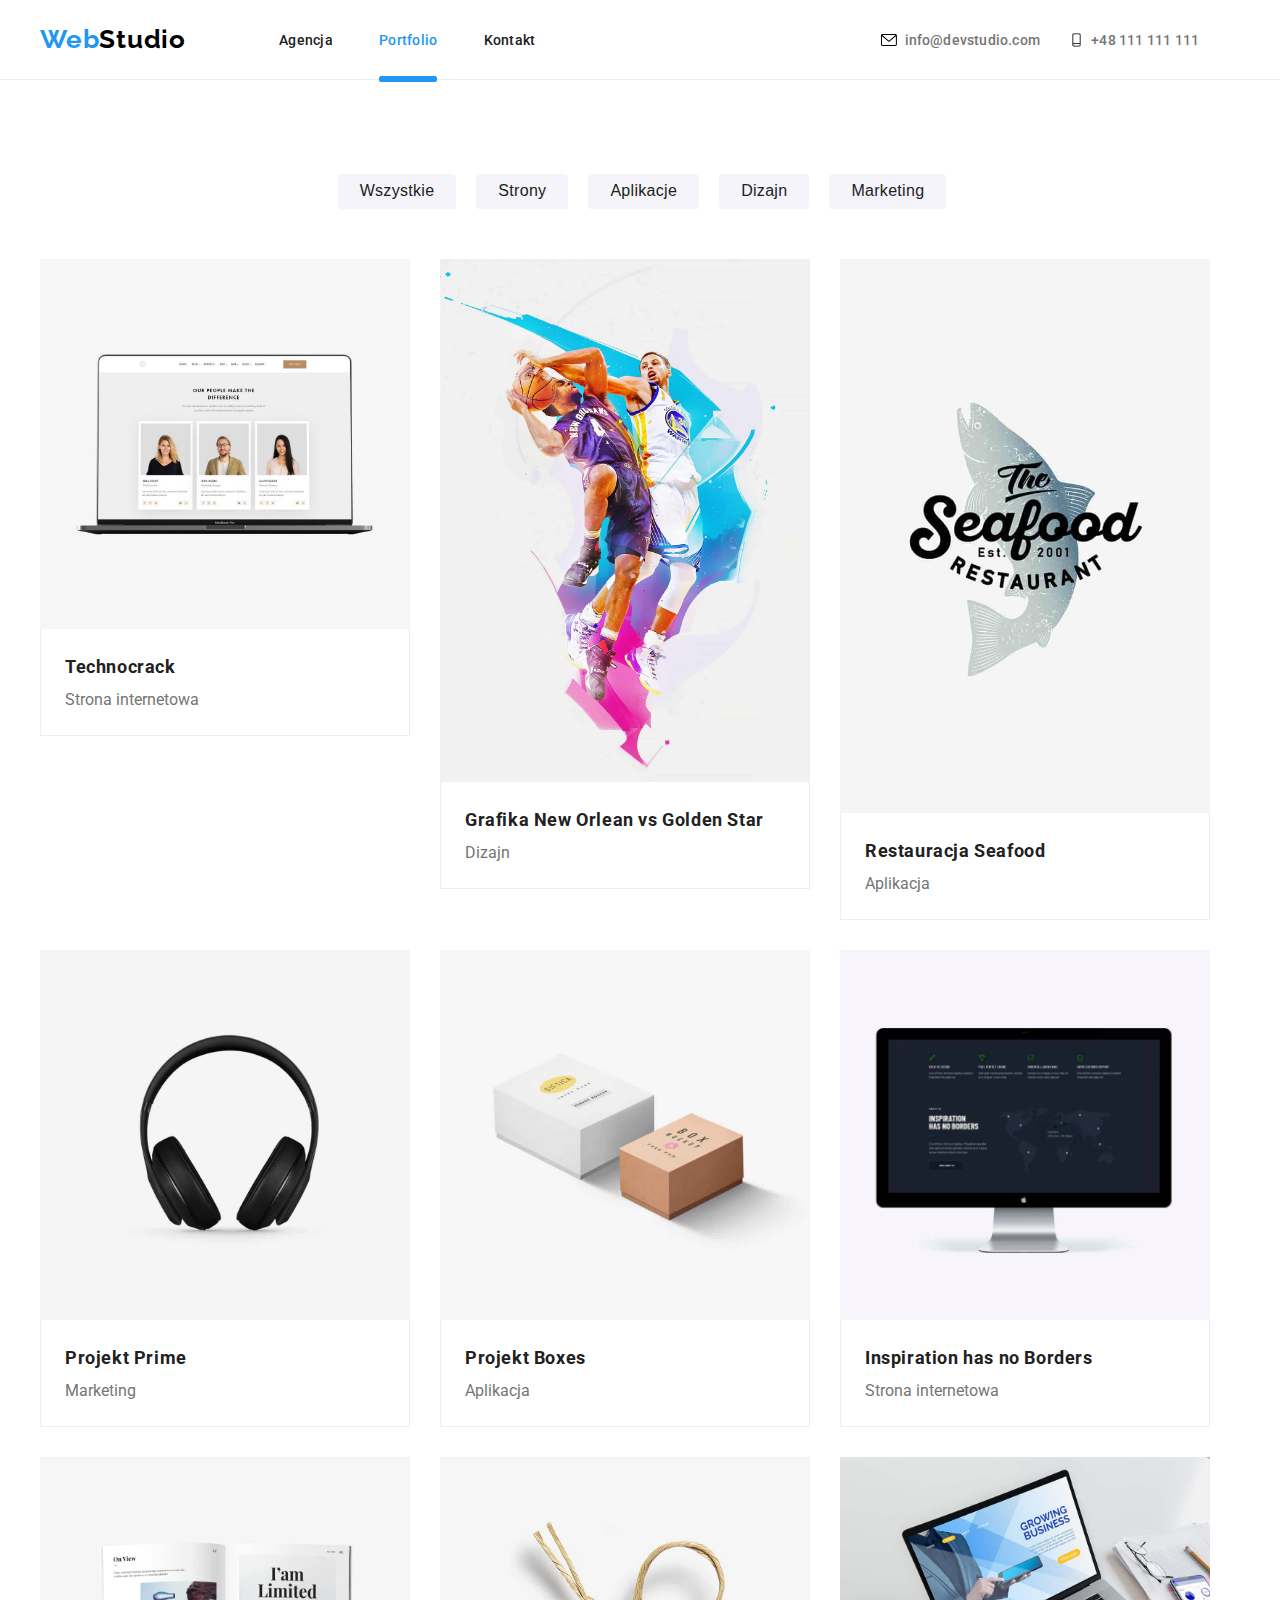
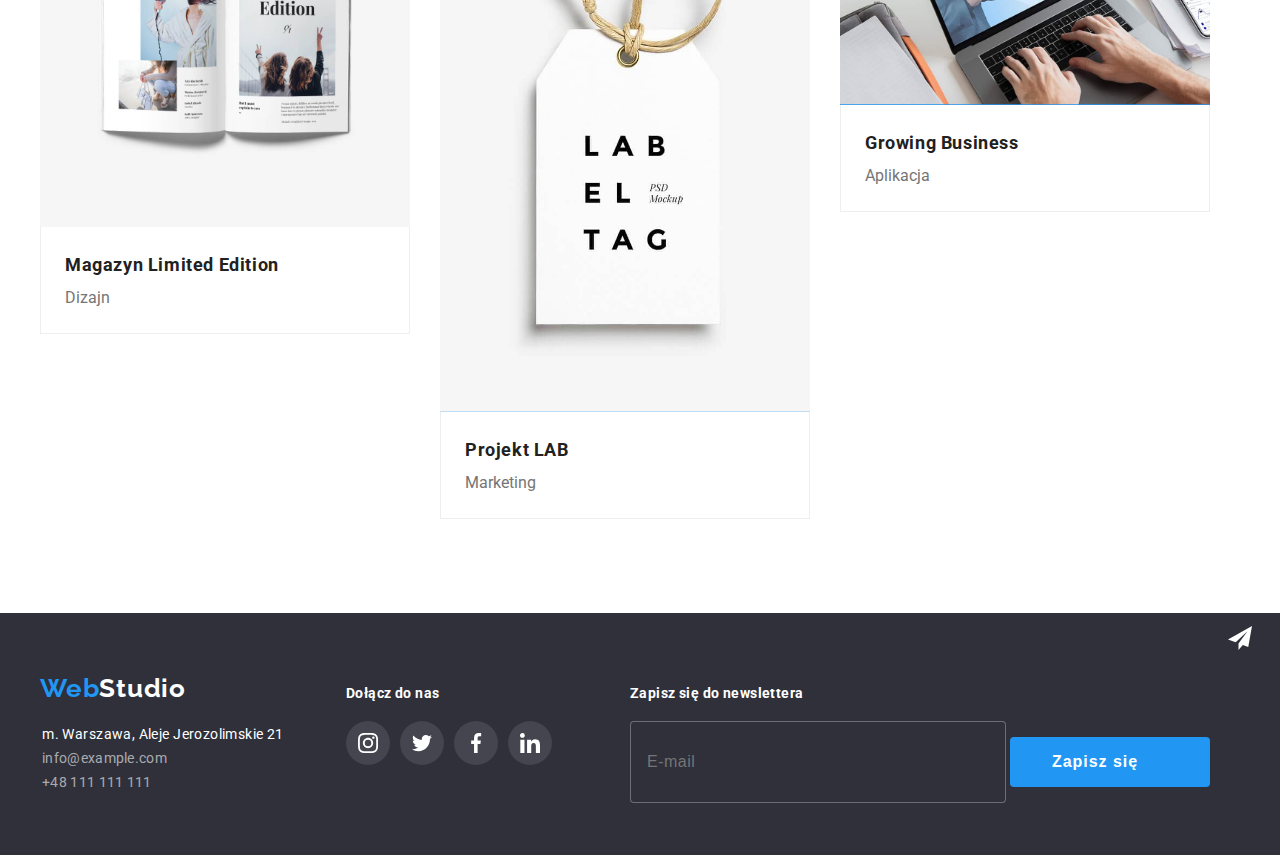
<file: portfolio.html>
<!DOCTYPE html>
<html lang="en">
  <head>
    <meta charset="UTF-8" />
    <meta http-equiv="X-UA-Compatible" content="IE=edge" />
    <meta name="viewport" content="width=device-width, initial-scale=1.0" />
    <link rel="preconnect" href="https://fonts.googleapis.com" />
    <link rel="preconnect" href="https://fonts.gstatic.com" crossorigin />
    <link
      href="https://fonts.googleapis.com/css2?family=Raleway:wght@700&family=Roboto:wght@400;500;700;900&display=swap"
      rel="stylesheet"
    />
    <link
      rel="stylesheet"
      href="https://cdnjs.cloudflare.com/ajax/libs/modern-normalize/1.1.0/modern-normalize.min.css"
      integrity="sha512-wpPYUAdjBVSE4KJnH1VR1HeZfpl1ub8YT/NKx4PuQ5NmX2tKuGu6U/JRp5y+Y8XG2tV+wKQpNHVUX03MfMFn9Q=="
      crossorigin="anonymous"
      referrerpolicy="no-referrer"
    />
    <link rel="stylesheet" href="css/main.min.css" />
    <title>Document</title>
  </head>
  <body>
    <header>
      <div class="container">
        <div class="header">
          <a class="link logo" href="/goit-markup-hw-08/"
            ><span class="logo__logo-first">Web</span>
            <span class="logo__logo-dark">Studio</span></a
          >
          <nav class="navigation">
            <ul class="header1">
              <li class="navigation__agency">
                <a class="link" href="/goit-markup-hw-08/index.html">Agencja</a>
              </li>
              <li class="navigation__portfolio">
                <div class="navigation__agency--now">
                  <a class="link now-1" href="/goit-markup-hw-08/portfolio.html"
                    >Portfolio</a
                  >
                </div>
              </li>
              <li class="navigation__contact">
                <a class="link" href="#">Kontakt</a>
              </li>
            </ul>
          </nav>
          <ul class="contact-nav header1">
            <li class="contact-nav__mail">
              <a
                class="contact-nav__addres icon-mail"
                href="mailto:info@devstudio.com"
                ><svg width="16px" height="12px">
                  <use href="images/icons.svg#icon-envelope-1"></use>
                </svg>
                info@devstudio.com</a
              >
            </li>
            <li>
              <a class="contact-nav__addres icon-mail" href="tel:+48111111111">
                <svg width="13px" height="16px">
                  <use href="images/icons.svg#icon-smartphone"></use>
                </svg>
                +48 111 111 111</a
              >
            </li>
          </ul>
        </div>
      </div>
    </header>
    <main>
      <section class="section">
        <div class="container">
          <ul class="buttons">
            <li>
              <button class="button" type="button">Wszystkie</button>
            </li>
            <li>
              <button class="button" type="button">Strony</button>
            </li>
            <li>
              <button class="button" type="button">Aplikacje</button>
            </li>
            <li>
              <button class="button" type="button">Dizajn</button>
            </li>
            <li><button class="button" type="button">Marketing</button></li>
          </ul>
          <ul class="product-list">
            <li>
              <div class="product-img">
                <div class="product-bgn">
                  <img
                    src="images/img-p1.jpg"
                    alt="Zdjęcie ekranu laptopa z trzema członkami zespołu"
                    width="370"
                    height="294"
                  />
                  <p class="product-bgn__description">
                    Technocrack jest popularną platformą wykorzystywaną do
                    rozpowszechniania koronawirusa. Firmy wykorzystują tę
                    platformę do celów szpiegowskich i ataków na
                    niezabezpieczone serwery konkurencji
                  </p>
                </div>
                <div class="project">
                  <h3 class="project__definition">Technocrack</h3>
                  <p class="project__description">Strona internetowa</p>
                </div>
              </div>
            </li>
            <li>
              <div class="product-img">
                <div class="product-bgn">
                  <img
                    src="images/img-p2.jpg"
                    alt="Dwóch koszykarzy podczas akcji jeden z new orleans drugi z golden stars"
                    width="370"
                    height="294"
                  />
                  <p class="product-bgn__description">
                    Technocrack jest popularną platformą wykorzystywaną do
                    rozpowszechniania koronawirusa. Firmy wykorzystują tę
                    platformę do celów szpiegowskich i ataków na
                    niezabezpieczone serwery konkurencji
                  </p>
                </div>
                <div class="project">
                  <h3 class="project__definition">
                    Grafika New Orlean vs Golden Star
                  </h3>
                  <p class="project__description">Dizajn</p>
                </div>
              </div>
            </li>
            <li>
              <div class="product-img">
                <div class="product-bgn">
                  <img
                    src="images/img-p3.jpg"
                    alt="Logo restauracji Seafood"
                    width="370"
                    height="294"
                  />
                  <p class="product-bgn__description">
                    Technocrack jest popularną platformą wykorzystywaną do
                    rozpowszechniania koronawirusa. Firmy wykorzystują tę
                    platformę do celów szpiegowskich i ataków na
                    niezabezpieczone serwery konkurencji
                  </p>
                </div>
                <div class="project">
                  <h3 class="project__definition">Restauracja Seafood</h3>
                  <p class="project__description">Aplikacja</p>
                </div>
              </div>
            </li>
            <li>
              <div class="product-img">
                <div class="product-bgn">
                  <img
                    src="images/img-p4.jpg"
                    alt="zdjęcie czarnych słuchawek nausznych"
                    width="370"
                    height="294"
                  />
                  <p class="product-bgn__description">
                    Technocrack jest popularną platformą wykorzystywaną do
                    rozpowszechniania koronawirusa. Firmy wykorzystują tę
                    platformę do celów szpiegowskich i ataków na
                    niezabezpieczone serwery konkurencji
                  </p>
                </div>
                <div class="project">
                  <h3 class="project__definition">Projekt Prime</h3>
                  <p class="project__description">Marketing</p>
                </div>
              </div>
            </li>
            <li>
              <div class="product-img">
                <div class="product-bgn">
                  <img
                    src="images/img-p5.jpg"
                    alt="Zdjęcie dwóch pudełek jedno większe drugie mniejsze "
                    width="370"
                    height="294"
                  />
                  <p class="product-bgn__description">
                    Technocrack jest popularną platformą wykorzystywaną do
                    rozpowszechniania koronawirusa. Firmy wykorzystują tę
                    platformę do celów szpiegowskich i ataków na
                    niezabezpieczone serwery konkurencji
                  </p>
                </div>
                <div class="project">
                  <h3 class="project__definition">Projekt Boxes</h3>
                  <p class="project__description">Aplikacja</p>
                </div>
              </div>
            </li>
            <li>
              <div class="product-img">
                <div class="product-bgn">
                  <img
                    src="images/img-p6.jpg"
                    alt="Zdjęcie monitora z mapą świata"
                    width="370"
                    height="294"
                  />
                  <p class="product-bgn__description">
                    Technocrack jest popularną platformą wykorzystywaną do
                    rozpowszechniania koronawirusa. Firmy wykorzystują tę
                    platformę do celów szpiegowskich i ataków na
                    niezabezpieczone serwery konkurencji
                  </p>
                </div>
                <div class="project">
                  <h3 class="project__definition">
                    Inspiration has no Borders
                  </h3>
                  <p class="project__description">Strona internetowa</p>
                </div>
              </div>
            </li>
            <li>
              <div class="product-img">
                <div class="product-bgn">
                  <img
                    src="images/img-p7.jpg"
                    alt="Strona magazynu Limited Edition"
                    width="370"
                    height="294"
                  />
                  <p class="product-bgn__description">
                    Technocrack jest popularną platformą wykorzystywaną do
                    rozpowszechniania koronawirusa. Firmy wykorzystują tę
                    platformę do celów szpiegowskich i ataków na
                    niezabezpieczone serwery konkurencji
                  </p>
                </div>
                <div class="project">
                  <h3 class="project__definition">Magazyn Limited Edition</h3>
                  <p class="project__description">Dizajn</p>
                </div>
              </div>
            </li>
            <li>
              <div class="product-img">
                <div class="product-bgn">
                  <img
                    src="images/img-p8.jpg"
                    alt="metka projektu Lab"
                    width="370"
                    height="294"
                  />
                  <p class="product-bgn__description">
                    Technocrack jest popularną platformą wykorzystywaną do
                    rozpowszechniania koronawirusa. Firmy wykorzystują tę
                    platformę do celów szpiegowskich i ataków na
                    niezabezpieczone serwery konkurencji
                  </p>
                </div>
                <div class="project">
                  <h3 class="project__definition">Projekt LAB</h3>
                  <p class="project__description">Marketing</p>
                </div>
              </div>
            </li>
            <li>
              <div class="product-img">
                <div class="product-bgn">
                  <img
                    src="images/img-p9.jpg"
                    alt="Osoba pisze na laptopie z napisem Growing Business"
                    width="370"
                    height="294"
                  />
                  <p class="product-bgn__description">
                    Technocrack jest popularną platformą wykorzystywaną do
                    rozpowszechniania koronawirusa. Firmy wykorzystują tę
                    platformę do celów szpiegowskich i ataków na
                    niezabezpieczone serwery konkurencji
                  </p>
                </div>
                <div class="project">
                  <h3 class="project__definition">Growing Business</h3>
                  <p class="project__description">Aplikacja</p>
                </div>
              </div>
            </li>
          </ul>
        </div>
      </section>
    </main>
    <footer>
      <div class="container footer">
        <div class="footer-first-section">
          <a class="link logo logo-footer" href="/goit-markup-hw-08/index.html"
            ><span class="logo__logo-first">Web</span>
            <span class="logo__logo-white">Studio</span></a
          >
          <address class="data-contact">
            <ul>
              <li class="adress">
                <a
                  class="adress__maps"
                  href="https://goo.gl/maps/fLmyk69SCmsMV5tU6"
                  target="_blank"
                  >m. Warszawa, Aleje Jerozolimskie 21</a
                >
              </li>
              <li class="adress">
                <a class="adress__mail" href="mailto:info@example.com"
                  >info@example.com</a
                >
              </li>
              <li class="adress">
                <a class="adress__mail" href="tel:+48111111111"
                  >+48 111 111 111</a
                >
              </li>
            </ul>
          </address>
        </div>
        <div class="come-to-us">
          <h3 class="come-to-us-title">Dołącz do nas</h3>
          <ul class="come-to-us-title__icons">
            <li>
              <a href="" class="come-to-us-title__element">
                <svg width="20px" height="20px">
                  <use href="images/icons.svg#icon-instagram-2"></use>
                </svg>
              </a>
            </li>
            <li>
              <a href="" class="come-to-us-title__element">
                <svg width="20px" height="20px">
                  <use href="images/icons.svg#icon-twitter-1"></use>
                </svg>
              </a>
            </li>
            <li>
              <a href="" class="come-to-us-title__element">
                <svg width="20px" height="20px">
                  <use href="images/icons.svg#icon-facebook-1"></use>
                </svg>
              </a>
            </li>
            <li>
              <a href="" class="come-to-us-title__element">
                <svg width="20px" height="20px">
                  <use href="images/icons.svg#icon-linkedin-1"></use>
                </svg>
              </a>
            </li>
          </ul>
        </div>
        <div class="newsletter-area">
          <form>
            <div class="newsletter">Zapisz się do newslettera</div>
            <label class="newsletter__label">
              <input
                class="input-footer"
                type="email"
                name="email"
                placeholder="E-mail"
              />
            </label>
            <svg class="newsletter__button-icon" width="24px" height="24px">
              <use href="images/icons.svg#icon-icon-send"></use>
            </svg>
            <button class="newsletter__button" type="submit">Zapisz się</button>
          </form>
        </div>
      </div>
    </footer>
  </body>
</html>
</file>
<file: css/main.min.css>
body{font-family:"Roboto","sans-serif";color:#212121;max-width:480px;min-width:320px;margin:0 auto}@media screen and (min-width: 768px)and (max-width: 1199px){body{max-width:1199px;min-width:768px}}@media screen and (min-width: 1200px){body{max-width:1600px}}*{padding:0;margin:0}ul{list-style:none}a{text-decoration:none}img{display:block}header{border-bottom:1px solid #ececec}footer{background-color:#2f303a;position:relative}@media screen and (min-width: 1200px){.footer{display:-webkit-box;display:-ms-flexbox;display:flex}}address{font-style:normal}label{display:-webkit-box;display:-ms-flexbox;display:flex;-webkit-box-orient:vertical;-webkit-box-direction:normal;-ms-flex-direction:column;flex-direction:column}textarea{border:1px solid rgba(33,33,33,.2);border-radius:4px;margin-top:4px;margin-bottom:10px;display:-webkit-box;display:-ms-flexbox;display:flex;padding:12px 16px;height:120px;resize:none;outline-style:none}img{display:block;max-width:100%;height:auto}@media screen and (min-width: 1200px){.section{padding:94px 0}}.container{margin:0 auto;max-width:480px;min-width:320px;width:100%;padding:0 15px}.container__title{font-weight:700;font-size:36px;text-align:center;letter-spacing:.3px;line-height:1.17;padding-top:60px}@media screen and (min-width: 768px){.container{min-width:768px}}@media screen and (min-width: 1200px){.container{max-width:1200px}.container__title{padding-bottom:50px;padding-top:0}}.link{color:#212121;border:none;line-height:1.17;display:-webkit-box;display:-ms-flexbox;display:flex}.link:hover,.link:focus{color:#2196f3;-webkit-transition-duration:250ms;transition-duration:250ms;-webkit-transition-timing-function:cubic-bezier(0.4, 0, 0.2, 1);transition-timing-function:cubic-bezier(0.4, 0, 0.2, 1)}.header{position:relative;display:-webkit-box;display:-ms-flexbox;display:flex;max-width:480px}.header1{display:-webkit-box;display:-ms-flexbox;display:flex;-webkit-box-align:center;-ms-flex-align:center;align-items:center;max-width:480px}.navigation{display:none}.now-1{color:#2196f3}.contact-nav{display:none}.icon-mail>svg{display:-webkit-box;display:-ms-flexbox;display:flex;margin-right:8px;line-height:1.17}.icon-mail:hover,.icon-mail:focus{fill:#2196f3;-webkit-transition-duration:250ms;transition-duration:250ms;-webkit-transition-timing-function:cubic-bezier(0.4, 0, 0.2, 1);transition-timing-function:cubic-bezier(0.4, 0, 0.2, 1)}.menu-toggle{position:absolute;right:0;top:10;min-height:40px;min-width:40px;display:-webkit-box;display:-ms-flexbox;display:flex;-webkit-box-align:center;-ms-flex-align:center;align-items:center;margin:0;background-color:rgba(0,0,0,0);cursor:pointer;border:none;border-radius:50%;outline:none}@media screen and (min-width: 768px){.menu-toggle{display:none}}@media screen and (min-width: 768px){.header{min-width:768px}.header1{max-width:1199px}.navigation{display:contents;font-weight:500;font-size:14px;color:#212121;letter-spacing:.02em;line-height:1.74}.navigation__agency{padding:0px 60px 0px 83px;position:relative}.navigation__agency--now::after{content:"";position:absolute;width:56px;height:4px;border:1px solid #2196f3;border-radius:2px;background-color:#2196f3;margin-top:28px}.navigation__portfolio{padding:0px 60px 0px 0px}.navigation__portfolio--now::after{content:"";position:absolute;width:56px;height:4px;border:1px solid #2196f3;border-radius:2px;background-color:#2196f3;margin-top:28px}.navigation__contact{padding-right:101px}.contact-nav{display:contents;display:block;font-weight:500;font-size:12px;letter-spacing:.2px;line-height:1.17}.contact-nav__mail{padding-top:21px;padding-bottom:10px;display:-webkit-box;display:-ms-flexbox;display:flex;line-height:1.17;color:#757575}.contact-nav__addres{display:-webkit-box;display:-ms-flexbox;display:flex;margin-left:0;color:#757575;line-height:1.17}.contact-nav__addres:hover,.contact-nav__addresfocus{color:#2196f3;-webkit-transition-duration:250ms;transition-duration:250ms;-webkit-transition-timing-function:cubic-bezier(0.4, 0, 0.2, 1);transition-timing-function:cubic-bezier(0.4, 0, 0.2, 1)}}@media screen and (min-width: 1200px){.header{-webkit-box-align:center;-ms-flex-align:center;align-items:center;max-width:1200px}.header1{max-width:1200px}.navigation__agency{padding:0px 46px 0px 93px}.navigation__portfolio{padding:0px 46px 0px 0px}.navigation__contact{padding-right:345px}.contact-nav{display:-webkit-box;display:-ms-flexbox;display:flex;font-size:14px}.contact-nav__mail{padding:0;padding-right:30px;-webkit-box-align:center;-ms-flex-align:center;align-items:center}.contact-nav__addres{-webkit-box-align:center;-ms-flex-align:center;align-items:center}}.title{font-weight:900;font-size:26px;line-height:1.62;letter-spacing:.06em;text-align:center;color:#fff;max-width:365px;margin-bottom:30px}.title-background{max-width:480px;height:400px;display:-webkit-box;display:-ms-flexbox;display:flex;-webkit-box-orient:vertical;-webkit-box-direction:normal;-ms-flex-flow:column;flex-flow:column;-webkit-box-align:center;-ms-flex-align:center;align-items:center;padding:118px 0;background:-webkit-gradient(linear, left bottom, left top, from(rgba(47, 48, 58, 0.4)), to(rgba(47, 48, 58, 0.4))),url(/goit-markup-hw-08/images/mobile/mobile-background.jpg);background:linear-gradient(to top, rgba(47, 48, 58, 0.4), rgba(47, 48, 58, 0.4)),url(/goit-markup-hw-08/images/mobile/mobile-background.jpg);background-size:480px 400px}@media(min-device-pixel-ratio: 2),(-webkit-min-device-pixel-ratio: 2),(min-resolution: 192dpi),(min-resolution: 2dppx){.title-background{background:-webkit-gradient(linear, left bottom, left top, from(rgba(47, 48, 58, 0.4)), to(rgba(47, 48, 58, 0.4))),url(/goit-markup-hw-08/images/mobile/mobile-background@2x.jpg);background:linear-gradient(to top, rgba(47, 48, 58, 0.4), rgba(47, 48, 58, 0.4)),url(/goit-markup-hw-08/images/mobile/mobile-background@2x.jpg);background-size:480px 400px}}.title__button{font-weight:700;font-size:16px;letter-spacing:.6px;cursor:pointer;color:#fff;line-height:1.875;background-color:#2196f3;padding:10px 41px 10px 42px;border:none;border-radius:4px;-webkit-box-shadow:0px 4px 4px rgba(0,0,0,.15);box-shadow:0px 4px 4px rgba(0,0,0,.15)}@media screen and (min-width: 768px){.title-background{max-width:768px;height:400px;background:-webkit-gradient(linear, left bottom, left top, from(rgba(47, 48, 58, 0.4)), to(rgba(47, 48, 58, 0.4))),url(/goit-markup-hw-08/images/tablet-background.jpg);background:linear-gradient(to top, rgba(47, 48, 58, 0.4), rgba(47, 48, 58, 0.4)),url(/goit-markup-hw-08/images/tablet-background.jpg);background-size:768px 400px;margin:0 auto}}@media screen and (min-width: 768px)and (min-device-pixel-ratio: 2),screen and (min-width: 768px)and (-webkit-min-device-pixel-ratio: 2),screen and (min-width: 768px)and (min-resolution: 192dpi),screen and (min-width: 768px)and (min-resolution: 2dppx){.title-background{background:-webkit-gradient(linear, left bottom, left top, from(rgba(47, 48, 58, 0.4)), to(rgba(47, 48, 58, 0.4))),url(/goit-markup-hw-08/images/tablet-background@2x.jpg);background:linear-gradient(to top, rgba(47, 48, 58, 0.4), rgba(47, 48, 58, 0.4)),url(/goit-markup-hw-08/images/tablet-background@2x.jpg);background-size:768px 400px;margin:0 auto}}@media screen and (min-width: 1200px){.title-background{max-width:1600px;height:600px;padding:200px 0;background:-webkit-gradient(linear, left bottom, left top, from(rgba(47, 48, 58, 0.4)), to(rgba(47, 48, 58, 0.4))),url(/goit-markup-hw-08/images/desktop-background.jpg);background:linear-gradient(to top, rgba(47, 48, 58, 0.4), rgba(47, 48, 58, 0.4)),url(/goit-markup-hw-08/images/desktop-background.jpg);background-size:1600px 600px}}@media screen and (min-width: 1200px)and (min-device-pixel-ratio: 2),screen and (min-width: 1200px)and (-webkit-min-device-pixel-ratio: 2),screen and (min-width: 1200px)and (min-resolution: 192dpi),screen and (min-width: 1200px)and (min-resolution: 2dppx){.title-background{background:-webkit-gradient(linear, left bottom, left top, from(rgba(47, 48, 58, 0.4)), to(rgba(47, 48, 58, 0.4))),url(/goit-markup-hw-08/images/desktop-background@2x.jpg);background:linear-gradient(to top, rgba(47, 48, 58, 0.4), rgba(47, 48, 58, 0.4)),url(/goit-markup-hw-08/images/desktop-background@2x.jpg);background-size:1600px 600px}}@media screen and (min-width: 1200px){.title{font-size:44px;line-height:1.37;max-width:696px}}.fix{padding-bottom:0}.description{display:-webkit-box;display:-ms-flexbox;display:flex;-webkit-box-align:center;-ms-flex-align:center;align-items:center;-webkit-column-gap:30px;-moz-column-gap:30px;column-gap:30px;-ms-flex-wrap:wrap;flex-wrap:wrap;margin:60px 0 30px 0}.description__background{display:-webkit-box;display:-ms-flexbox;display:flex;-webkit-box-pack:center;-ms-flex-pack:center;justify-content:center;-webkit-box-align:center;-ms-flex-align:center;align-items:center;max-width:450px;height:120px;background-color:#f5f4fa;margin-bottom:30px}.description__title{display:-webkit-box;display:-ms-flexbox;display:flex;-webkit-box-pack:center;-ms-flex-pack:center;justify-content:center;font-weight:700;font-size:14px;letter-spacing:.3px;line-height:1.17;margin-bottom:10px}.description__definition{color:#757575;font-size:14px;line-height:1.71;letter-spacing:.3px;padding-bottom:30px}@media screen and (min-width: 768px){.description{-ms-flex-preferred-size:calc((100% - 30px)/2);flex-basis:calc((100% - 30px)/2);margin-bottom:30px}.description__background{max-width:354px}.description__title{-webkit-box-pack:left;-ms-flex-pack:left;justify-content:left;max-width:354px}.description__definition{-webkit-box-pack:left;-ms-flex-pack:left;justify-content:left;max-width:354px}}@media screen and (min-width: 1200px){.description{-ms-flex-preferred-size:calc((100% - 90px)/4);flex-basis:calc((100% - 90px)/4);margin:0}.description__background{max-width:270px}.description__title{max-width:270px}.description__definition{max-width:270px;padding-bottom:0}}.ss{display:none}@media screen and (min-width: 1200px){.ss{display:contents}}.what-we-do{padding:0 15px;display:-webkit-box;display:-ms-flexbox;display:flex;gap:30px}.what-we-do-img{position:relative;overflow:hidden;-ms-flex-preferred-size:calc((100% - 60px)/3);flex-basis:calc((100% - 60px)/3)}.what-we-do-img>.what-we-do__description{position:absolute}.what-we-do__description{font-weight:700;font-size:14px;line-height:1.17;letter-spacing:.03em;display:-webkit-box;display:-ms-flexbox;display:flex;-webkit-box-align:center;-ms-flex-align:center;align-items:center;-webkit-box-pack:center;-ms-flex-pack:center;justify-content:center;color:#fff;background-color:rgba(47,48,58,.8);height:70px;width:370px;bottom:0}.team{background-color:#f5f4fa;padding-bottom:60px}.our-team{gap:30px}.team-img{background-color:#fff;-webkit-box-shadow:0px 1px 2px rgba(0,0,0,.2),0px 1px 1px rgba(0,0,0,.14),0px 3px 1px rgba(0,0,0,.12);box-shadow:0px 1px 2px rgba(0,0,0,.2),0px 1px 1px rgba(0,0,0,.14),0px 3px 1px rgba(0,0,0,.12);border-bottom-right-radius:4px;border-bottom-left-radius:4px;display:block;max-width:450px;height:auto;margin-top:30px}.member-team{font-weight:500;color:#212121;letter-spacing:.3px;line-height:1.19;text-align:center;padding:30px 0 10px}.member-team__description{color:#757575;letter-spacing:.3px;line-height:1.17;text-align:center}.member-team__icon-socials{display:-webkit-box;display:-ms-flexbox;display:flex;padding:16px 122px 24px;-ms-flex-pack:distribute;justify-content:space-around}.member-team__icon-socials-a{display:-webkit-box;display:-ms-flexbox;display:flex;padding:12px;fill:#afb1b8;border:0px;border-radius:50%}.member-team__icon-socials-a:hover,.member-team__icon-socials-a:focus{background-color:#2196f3;fill:#fff;cursor:pointer;-webkit-transition-duration:250ms;transition-duration:250ms;-webkit-transition-timing-function:cubic-bezier(0.4, 0, 0.2, 1);transition-timing-function:cubic-bezier(0.4, 0, 0.2, 1)}@media screen and (min-width: 768px){.our-team{display:-webkit-box;display:-ms-flexbox;display:flex;-webkit-column-gap:30px;-moz-column-gap:30px;column-gap:30px;-webkit-box-align:center;-ms-flex-align:center;align-items:center;-ms-flex-preferred-size:calc((100% - 30px)/2);flex-basis:calc((100% - 30px)/2);-ms-flex-wrap:wrap;flex-wrap:wrap}.team-img{max-width:354px;height:auto}}@media screen and (min-width: 1200px){.team-img{margin-top:0;max-width:270px}.team-img>img{width:270px;height:260px}.our-team{-ms-flex-preferred-size:calc((100% - 90px)/4);flex-basis:calc((100% - 90px)/4)}.member-team__icon-socials{padding-bottom:18px}.team{padding-bottom:94px}}.our-clients{-ms-flex-preferred-size:calc((100% - 30px)/2);flex-basis:calc((100% - 30px)/2);display:-webkit-box;display:-ms-flexbox;display:flex;-webkit-box-align:center;-ms-flex-align:center;align-items:center;-webkit-column-gap:30px;-moz-column-gap:30px;column-gap:30px;-ms-flex-wrap:wrap;flex-wrap:wrap;padding-bottom:60px}.clients-icon{fill:#afb1b8;display:-webkit-box;display:-ms-flexbox;display:flex;padding:16px 52px;border:1px solid #afb1b8;border-radius:4px}.clients-icon__background{margin-top:30px;width:210px}.clients-icon:hover,.clients-icon:focus{fill:#2196f3;border-color:#2196f3;cursor:pointer;-webkit-transition-duration:250ms;transition-duration:250ms;-webkit-transition-timing-function:cubic-bezier(0.4, 0, 0.2, 1);transition-timing-function:cubic-bezier(0.4, 0, 0.2, 1)}@media screen and (min-width: 768px){.our-clients{-ms-flex-preferred-size:calc((100% - 60px)/3);flex-basis:calc((100% - 60px)/3)}.clients-icon__background{width:226px}}@media screen and (min-width: 1200px){.clients-icon{padding:16px 32px}.clients-icon__background{margin-top:0;width:170px}.our-clients{-ms-flex-preferred-size:calc((100% - 150px)/6);flex-basis:calc((100% - 150px)/6);padding-bottom:0}}.footer-first-section{max-width:480px}.data-contact{display:-webkit-box;display:-ms-flexbox;display:flex;-webkit-box-pack:center;-ms-flex-pack:center;justify-content:center;text-align:center}.adress{display:-webkit-box;display:-ms-flexbox;display:flex;-webkit-box-pack:center;-ms-flex-pack:center;justify-content:center;text-align:center}.adress__maps{color:#fff;font-weight:400;font-size:14px;line-height:1.71;letter-spacing:.03em}.adress__maps:hover,.adress__maps:focus{color:#2196f3;-webkit-transition-duration:250ms;transition-duration:250ms;-webkit-transition-timing-function:cubic-bezier(0.4, 0, 0.2, 1);transition-timing-function:cubic-bezier(0.4, 0, 0.2, 1)}.adress__mail{color:rgba(255,255,255,.6);cursor:pointer;font-size:14px;line-height:1.71;letter-spacing:.3px}.adress__mail:hover,.adress__mail:focus{color:#2196f3;-webkit-transition-duration:250ms;transition-duration:250ms;-webkit-transition-timing-function:cubic-bezier(0.4, 0, 0.2, 1);transition-timing-function:cubic-bezier(0.4, 0, 0.2, 1)}@media screen and (min-width: 768px){.footer-tablet{display:-webkit-box;display:-ms-flexbox;display:flex}}@media screen and (min-width: 768px){.footer-first-section{display:-webkit-box;display:-ms-flexbox;display:flex;-webkit-box-orient:vertical;-webkit-box-direction:normal;-ms-flex-direction:column;flex-direction:column;padding-left:61px;max-width:329px}.data-contact{max-width:253px}}@media screen and (min-width: 1200px){.footer-first-section{max-width:246px;padding-left:0;display:-webkit-box;display:-ms-flexbox;display:flex;margin-bottom:60px}.adress{-webkit-box-pack:left;-ms-flex-pack:left;justify-content:left}}.logo{display:-webkit-box;display:-ms-flexbox;display:flex;font-family:"Raleway";font-weight:700;font-size:24px;letter-spacing:.03em;line-height:1.17;padding:16px 0}.logo__logo-first{color:#2196f3;line-height:1.17}.logo__logo-white{color:#fff;line-height:1.17}.logo__logo-dark{color:#000;line-height:1.17}.logo-footer{display:-webkit-box;display:-ms-flexbox;display:flex;-webkit-box-pack:center;-ms-flex-pack:center;justify-content:center;text-align:center;padding:60px 163px 20px}@media screen and (min-width: 768px){.logo{padding:26px 0}.logo-footer{max-width:-webkit-fit-content;max-width:-moz-fit-content;max-width:fit-content;-webkit-box-pack:start;-ms-flex-pack:start;justify-content:flex-start;padding:60px 0 20px 45px}}@media screen and (min-width: 1200px){.logo{padding:24px 0 25px 0;font-size:26px}.logo-footer{padding:60px 171px 20px 0px}}.come-to-us{text-align:center}.come-to-us-title{font-size:14px;font-weight:700;letter-spacing:.03em;line-height:1.17;color:#fff;margin:60px 0 20px 0}.come-to-us-title__icons{display:-webkit-box;display:-ms-flexbox;display:flex;-webkit-box-pack:center;-ms-flex-pack:center;justify-content:center;padding-bottom:60px}.come-to-us-title__element{display:-webkit-box;display:-ms-flexbox;display:flex;padding:12px;margin-left:10px;fill:#fff;border-radius:50%;background-color:rgba(255,255,255,.1)}.come-to-us-title__element:hover,.come-to-us-title__element:focus{background-color:#2196f3;fill:#fff;cursor:pointer;-webkit-transition-duration:250ms;transition-duration:250ms;-webkit-transition-timing-function:cubic-bezier(0.4, 0, 0.2, 1);transition-timing-function:cubic-bezier(0.4, 0, 0.2, 1)}@media screen and (min-width: 768px){.come-to-us{margin-left:144px}.come-to-us-title{margin-top:65px}.come-to-us-title__icons{padding-bottom:0}}@media screen and (min-width: 1200px){.come-to-us{margin:72px 0 0 50px;max-width:276px;text-align:left}.come-to-us-title{margin:0 0 20px 10px}.come-to-us-title__icons{-webkit-box-pack:justify;-ms-flex-pack:justify;justify-content:space-between;padding-bottom:0}}.newsletter{display:-webkit-box;display:-ms-flexbox;display:flex;-webkit-box-pack:center;-ms-flex-pack:center;justify-content:center;text-align:center;color:#fff;font-weight:700;font-size:14px;line-height:1.17;letter-spacing:.03em}.newsletter-area{display:-webkit-box;display:-ms-flexbox;display:flex;-webkit-box-orient:vertical;-webkit-box-direction:normal;-ms-flex-direction:column;flex-direction:column;-webkit-box-pack:center;-ms-flex-pack:center;justify-content:center}.newsletter__label{display:-webkit-box;display:-ms-flexbox;display:flex;-webkit-box-pack:center;-ms-flex-pack:center;justify-content:center}.newsletter__button{display:-webkit-box;display:-ms-flexbox;display:flex;-webkit-box-align:center;-ms-flex-align:center;align-items:center;position:relative;padding-left:42px;width:200px;height:50px;background-color:#2196f3;color:#fff;font-weight:700;font-size:16px;line-height:1.86;letter-spacing:.06em;border-radius:4px;border:none;cursor:pointer;margin-bottom:60px}.newsletter__button-icon{position:absolute;fill:#fff;top:13px;right:28px}.input-footer{display:-webkit-box;display:-ms-flexbox;display:flex;-webkit-box-pack:center;-ms-flex-pack:center;justify-content:center;padding-left:16px;max-width:450px;height:50px;margin:20px 0;outline-style:none;background-color:#2f303a;border:1px solid rgba(255,255,255,.3);border-radius:4px;color:rgba(255,255,255,.6);font-size:16px;line-height:1.25;letter-spacing:.03em}.input-footer:is(:hover,:focus-within){border-color:#2196f3;-webkit-transition-duration:250ms;transition-duration:250ms;-webkit-transition-timing-function:cubic-bezier(0.4, 0, 0.2, 1);transition-timing-function:cubic-bezier(0.4, 0, 0.2, 1)}.button{display:-webkit-box;display:-ms-flexbox;display:flex;-webkit-box-pack:center;-ms-flex-pack:center;justify-content:center}@media screen and (min-width: 768px){.newsletter-area{margin-top:60px}.input-footer{margin-left:145px}}@media screen and (min-width: 1200px){.newsletter{-webkit-box-pack:left;-ms-flex-pack:left;justify-content:left}.newsletter-area{display:block;margin:72px 0 0 78px;width:655px}.newsletter__label{display:inline}.newsletter__button{display:-webkit-inline-box;display:-ms-inline-flexbox;display:inline-flex}.input-footer{width:358px;display:inline;padding:15px 0 15px 16px;margin-left:0}.button{display:inline;margin-left:12px}}.backdrop{-webkit-transition:visibility .4s linear,opacity .4s linear;transition:visibility .4s linear,opacity .4s linear;position:fixed;top:0;left:0;width:100%;height:100%;background:rgba(0,0,0,.2)}.is-hidden{visibility:hidden;opacity:0;pointer-events:none}.is-hidden__ .modal{-webkit-transform:translate(-50%, -50%) scale(0);transform:translate(-50%, -50%) scale(0)}.modal{padding:0 40px 0 40px;-webkit-transition:-webkit-transform .3s linear;transition:-webkit-transform .3s linear;transition:transform .3s linear;transition:transform .3s linear, -webkit-transform .3s linear;position:absolute;width:450px;max-height:609px;background:#fff;border-radius:4px;top:50%;left:50%;-webkit-transform:translate(-50%, -50%) scale(1);transform:translate(-50%, -50%) scale(1);-webkit-box-shadow:0px 2px 1px 0px rgba(0,0,0,.2),0px 1px 1px 0px rgba(0,0,0,.14),0px 1px 3px 0px rgba(0,0,0,.12);box-shadow:0px 2px 1px 0px rgba(0,0,0,.2),0px 1px 1px 0px rgba(0,0,0,.14),0px 1px 3px 0px rgba(0,0,0,.12)}.modal__close{position:absolute;cursor:pointer;-webkit-box-align:center;-ms-flex-align:center;align-items:center;-webkit-box-pack:center;-ms-flex-pack:center;justify-content:center;width:30px;height:30px;top:8px;right:8px;border:1px solid rgba(0,0,0,.2);border-radius:50%;background-color:#fff}.modal__close:hover,.modal__close:focus{fill:#2196f3;border-color:#2196f3;-webkit-transition-duration:250ms;transition-duration:250ms;-webkit-transition-timing-function:cubic-bezier(0.4, 0, 0.2, 1);transition-timing-function:cubic-bezier(0.4, 0, 0.2, 1)}@media screen and (min-width: 1200px){.modal{width:528px;height:581px}}.form{margin-top:12px}.form__title{margin-top:40px;font-weight:700;text-align:center;font-size:20px;line-height:1.17;letter-spacing:.03em;color:#212121}.form__element{position:relative;font-size:12px;line-height:1.17;letter-spacing:.01em;color:#757575}.form__input{height:40px;border:1px solid rgba(33,33,33,.2);border-radius:4px;margin-top:4px;margin-bottom:10px;padding-left:40px;outline-style:none}.form__input--icon-user{position:absolute;top:29px;left:12px}.form__input--icon-tel{position:absolute;width:13px;top:32px;left:14px}.form__input--icon-email{position:absolute;width:15px;top:32px;left:13px}.form__input:is(:hover,:focus-within),.form textarea:is(:hover,:focus-within){border-color:#2196f3;-webkit-transition-duration:250ms;transition-duration:250ms;-webkit-transition-timing-function:cubic-bezier(0.4, 0, 0.2, 1);transition-timing-function:cubic-bezier(0.4, 0, 0.2, 1)}.form__input:is(:hover,:focus-within)+svg{fill:#2196f3;-webkit-transition-duration:250ms;transition-duration:250ms;-webkit-transition-timing-function:cubic-bezier(0.4, 0, 0.2, 1);transition-timing-function:cubic-bezier(0.4, 0, 0.2, 1)}.checked{display:-webkit-box;display:-ms-flexbox;display:flex;width:16px;height:15px;position:absolute;top:10px;-webkit-appearance:none;-moz-appearance:none;appearance:none}.checked__container{position:relative}.checked__no{position:absolute;top:10px}.checked__yes{position:absolute;display:none;top:10px;fill:#fff;background-color:#2196f3;border-radius:2px}.check:checked+.checked{display:initial}.private-policy{display:-webkit-box;display:-ms-flexbox;display:flex;font-size:12px;line-height:1.17;letter-spacing:.03em;color:#757575;padding:10px 0 31px 24px}.private-policy__link{text-decoration:underline;color:#2196f3}.button-modal{display:-webkit-box;display:-ms-flexbox;display:flex;-webkit-box-align:center;-ms-flex-align:center;align-items:center;-webkit-box-pack:center;-ms-flex-pack:center;justify-content:center;margin-bottom:40px}.button-modal__a{height:50px;width:200px;color:#fff;font-size:16px;font-weight:700;line-height:1.88;letter-spacing:.06em;border-radius:4px;border:none;background-color:#2196f3;-webkit-box-shadow:0px 4px 4px rgba(0,0,0,.15);box-shadow:0px 4px 4px rgba(0,0,0,.15);cursor:pointer}@media screen and (min-width: 1200px){.form__input--icon-user{top:30px;left:13px}.form__input--icon-tel{top:32px;left:13px}.form__input--icon-email{top:33px;left:13px}.checked{top:1px}.checked__no{top:10px}.checked__yes{top:10px}.private-policy{font-size:14px;line-height:1.71}}.buttons{display:-webkit-box;display:-ms-flexbox;display:flex;padding:0 8px 50px;-webkit-box-pack:center;-ms-flex-pack:center;justify-content:center}.buttons .button{color:#212121;border:none;background-color:#f5f4fa;cursor:pointer;font-weight:500;line-height:1.39;letter-spacing:.3px;font-size:16px;padding:6px 22px 6px 22px;border-bottom-left-radius:4px;border-bottom-right-radius:4px;border-top-left-radius:4px;border-top-right-radius:4px;margin-right:8px}.buttons .button:hover,.buttons .button:focus{background-color:#2196f3;color:#fff;border:none;-webkit-box-shadow:0px 2px 2px rgba(0,0,0,.12),0px 1px 2px rgba(0,0,0,.08),0px 3px 1px rgba(0,0,0,.1);box-shadow:0px 2px 2px rgba(0,0,0,.12),0px 1px 2px rgba(0,0,0,.08),0px 3px 1px rgba(0,0,0,.1);-webkit-transition-duration:250ms;transition-duration:250ms;-webkit-transition-timing-function:cubic-bezier(0.4, 0, 0.2, 1);transition-timing-function:cubic-bezier(0.4, 0, 0.2, 1)}.product-list{display:-webkit-box;display:-ms-flexbox;display:flex;-ms-flex-wrap:wrap;flex-wrap:wrap;gap:30px}.product-img{-ms-flex-preferred-size:calc((100% - 60px)/3);flex-basis:calc((100% - 60px)/3)}.product-img:hover{cursor:pointer;-webkit-box-shadow:1px 4px 6px 0px rgba(0,0,0,.0862745098),0px 0px 4px 0px rgba(0,0,0,.0235294118),0px 1px 1px 0px rgba(0,0,0,.0705882353);box-shadow:1px 4px 6px 0px rgba(0,0,0,.0862745098),0px 0px 4px 0px rgba(0,0,0,.0235294118),0px 1px 1px 0px rgba(0,0,0,.0705882353);-webkit-transition-duration:250ms;transition-duration:250ms;-webkit-transition-timing-function:cubic-bezier(0.4, 0, 0.2, 1);transition-timing-function:cubic-bezier(0.4, 0, 0.2, 1)}.product-img:hover:hover .product-bgn__description{-webkit-transform:translateY(0%);transform:translateY(0%);-webkit-transition-duration:250ms;transition-duration:250ms;-webkit-transition-timing-function:cubic-bezier(0.4, 0, 0.2, 1);transition-timing-function:cubic-bezier(0.4, 0, 0.2, 1)}.product-bgn{position:relative;overflow:hidden}.product-bgn__description{font-size:18px;letter-spacing:.03em;line-height:1.56;padding:49px 45px 49px 24px;margin:0;left:0;right:0;top:0;bottom:0;color:#fff;position:absolute;background:rgba(33,150,243,.9);-webkit-transform:translateY(100%);transform:translateY(100%)}.project{padding:20px 24px;border-left:1px solid #eee;border-bottom:1px solid #eee;border-right:1px solid #eee}.project__definition{font-weight:700;font-size:18px;line-height:2;letter-spacing:.6px}.project__description{color:#757575;line-height:1.875}.menu-toggle{display:-webkit-box;display:-ms-flexbox;display:flex;width:40px;height:40px;padding-top:15px}@media screen and (min-width: 768px){.menu-toggle{display:none}}.menu-container{position:fixed;top:0;left:0;width:100vw;height:100vh;padding-left:40px;background-color:#fff;z-index:999;-webkit-transform:translateX(100%);transform:translateX(100%);-webkit-transition:-webkit-transform 250ms ease-in-out;transition:-webkit-transform 250ms ease-in-out;transition:transform 250ms ease-in-out;transition:transform 250ms ease-in-out, -webkit-transform 250ms ease-in-out}.menu-container.is-open{-webkit-transform:translateX(0);transform:translateX(0)}.menu-container .menu-toggle{position:absolute;width:40px;height:40px;top:10px;right:15px;background-color:#fff;border:none}.mobile-mode{font-weight:500;font-size:40px;color:#212121;letter-spacing:.2px;line-height:1.12}.mobile-mode__agency{margin:48px 0 32px 0px}.mobile-mode__contact{padding:32px 0 302px 0}.mobile-mode__tel{padding-bottom:32px;font-weight:500;font-size:34px;line-height:1.17;letter-spacing:.02em;color:#2196f3}.mobile-mode__mail{font-weight:500;font-size:24px;line-height:1.17;letter-spacing:.02em;color:#757575}.mobile-mode__socials-links{display:-webkit-box;display:-ms-flexbox;display:flex;-webkit-box-align:center;-ms-flex-align:center;align-items:center}.mobile-mode__element{font-weight:500;font-size:18px;line-height:1.22;letter-spacing:.02em;color:#2196f3;margin:64px 10px 0 10px}.--aa{position:absolute;border:1px solid rgba(33,33,33,.2);width:1px;height:22px;margin-top:64px}.fix{margin-left:0}/*# sourceMappingURL=main.min.css.map */
</file>
